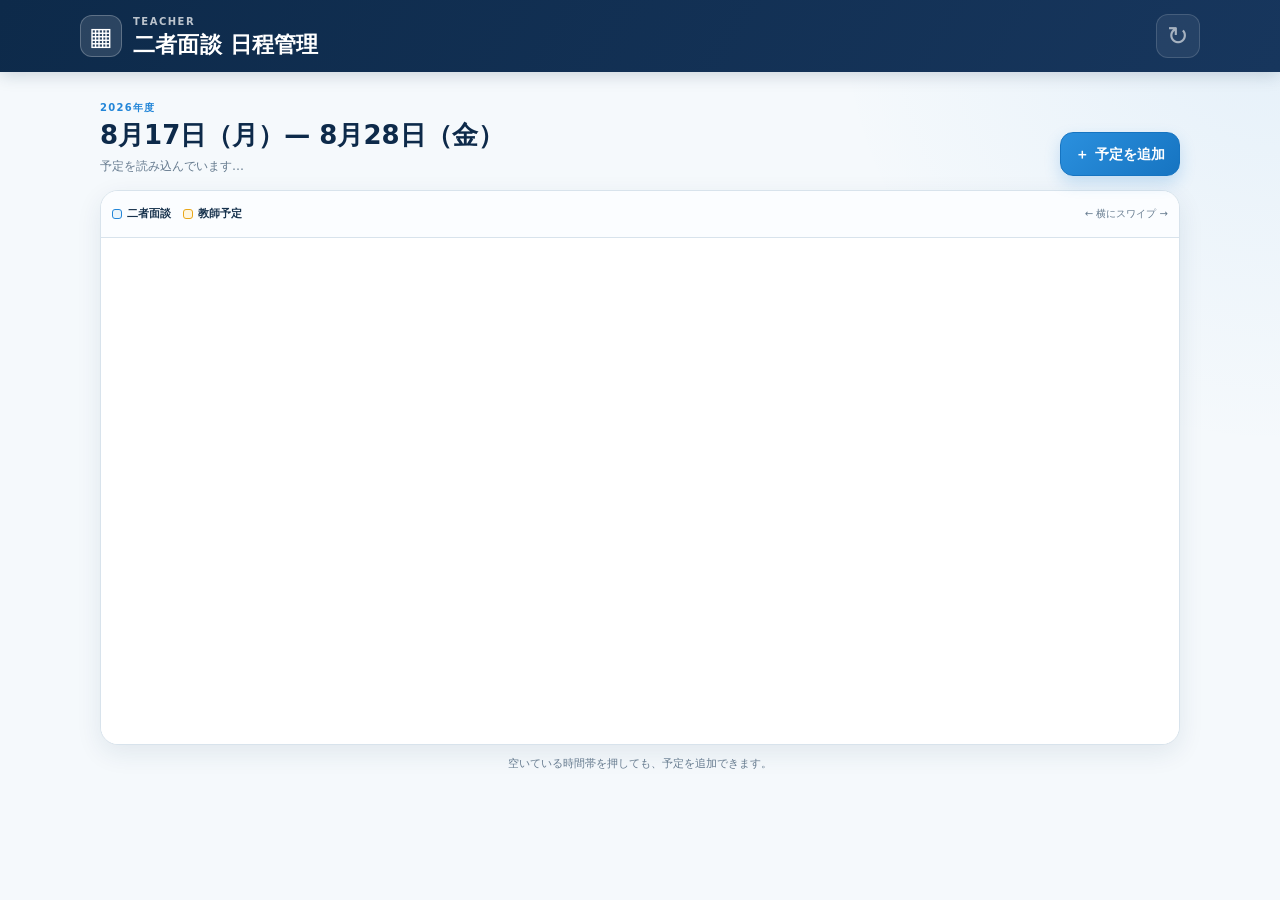
<file: admin-teacher-R8/index.html>
<!doctype html>
<html lang="ja">
<head>
  <meta charset="utf-8">
  <meta name="viewport" content="width=device-width, initial-scale=1, viewport-fit=cover">
  <meta name="theme-color" content="#17365d">
  <meta name="description" content="二者面談の日程を管理する教師用ページ">
  <title>二者面談 日程管理｜教師用</title>
  <link rel="stylesheet" href="styles.css?v=20260712-7">
</head>
<body data-page="teacher">
  <header class="app-header">
    <div class="brand">
      <span class="brand-icon" aria-hidden="true">▦</span>
      <div>
        <p class="eyebrow">TEACHER</p>
        <h1>二者面談 日程管理</h1>
      </div>
    </div>
    <button class="icon-button" id="refreshButton" type="button" aria-label="予定を更新" title="予定を更新">
      <span aria-hidden="true">↻</span>
    </button>
  </header>

  <main class="page-shell">
    <section class="intro-row" aria-labelledby="rangeTitle">
      <div>
        <p class="section-kicker">2026年度</p>
        <h2 id="rangeTitle">8月17日（月）— 8月28日（金）</h2>
        <p class="updated-text" id="updatedText">予定を読み込んでいます…</p>
      </div>
      <button class="primary-button compact" id="addButton" type="button">
        <span aria-hidden="true">＋</span>予定を追加
      </button>
    </section>

    <div class="setup-alert" id="setupAlert" hidden>
      <strong>初期設定が必要です</strong>
      <span>config.js にGASのウェブアプリURLを設定してください。現在は見本データを表示しています。</span>
    </div>

    <section class="calendar-card" aria-label="二者面談カレンダー">
      <div class="calendar-toolbar">
        <div class="legend" aria-label="予定の色分け">
          <span><i class="legend-dot interview"></i>二者面談</span>
          <span><i class="legend-dot teacher"></i>教師予定</span>
        </div>
        <p class="swipe-hint"><span aria-hidden="true">←</span> 横にスワイプ <span aria-hidden="true">→</span></p>
      </div>
      <div class="calendar-scroll" id="calendarScroll" tabindex="0" aria-label="横にスクロールできます">
        <div class="calendar-stage" id="calendarStage"></div>
      </div>
    </section>

    <p class="tap-help">空いている時間帯を押しても、予定を追加できます。</p>
  </main>

  <dialog class="event-dialog" id="eventDialog">
    <form method="dialog" id="eventForm" novalidate>
      <div class="dialog-header">
        <div>
          <p class="section-kicker">SCHEDULE</p>
          <h2 id="dialogTitle">予定を追加</h2>
        </div>
        <button class="close-button" type="button" id="closeDialog" aria-label="閉じる">×</button>
      </div>

      <input type="hidden" id="eventId">
      <fieldset class="type-switch">
        <legend>予定の種類</legend>
        <label><input type="radio" name="eventType" value="interview" checked><span>二者面談</span></label>
        <label><input type="radio" name="eventType" value="teacher"><span>教師予定</span></label>
      </fieldset>

      <div class="form-grid two-columns">
        <label class="field">日付
          <select id="eventDate" required></select>
        </label>
        <div class="time-fields">
          <label class="field">開始
            <select id="startTime" required></select>
          </label>
          <label class="field">終了
            <select id="endTime" required></select>
          </label>
        </div>
      </div>

      <label class="field" id="studentNameField">生徒名
        <input id="studentName" type="text" maxlength="40" autocomplete="off" placeholder="例：佐藤 花子">
      </label>
      <label class="field" id="teacherTitleField" hidden>予定名
        <input id="teacherTitle" type="text" maxlength="60" autocomplete="off" placeholder="例：職員会議、教材準備">
      </label>

      <p class="form-error" id="formError" role="alert"></p>
      <div class="dialog-actions">
        <button class="danger-button" id="deleteButton" type="button" hidden>削除</button>
        <span class="action-spacer"></span>
        <button class="secondary-button" id="cancelButton" type="button">キャンセル</button>
        <button class="primary-button" id="saveButton" type="submit">保存する</button>
      </div>
    </form>
  </dialog>

  <dialog class="password-dialog" id="passwordDialog">
    <form method="dialog" id="passwordForm">
      <p class="section-kicker">SECURITY</p>
      <h2>管理パスワード</h2>
      <p>予定を変更するための管理パスワードを入力してください。</p>
      <label class="field">パスワード
        <input id="teacherPassword" type="password" autocomplete="current-password" required>
      </label>
      <p class="form-error" id="passwordError" role="alert"></p>
      <div class="dialog-actions">
        <button class="secondary-button" id="passwordCancel" type="button">キャンセル</button>
        <button class="primary-button" type="submit">確認</button>
      </div>
    </form>
  </dialog>

  <div class="toast" id="toast" role="status" aria-live="polite"></div>
  <script src="config.js?v=20260712-3"></script>
  <script src="app.js?v=20260712-3"></script>
</body>
</html>
</file>
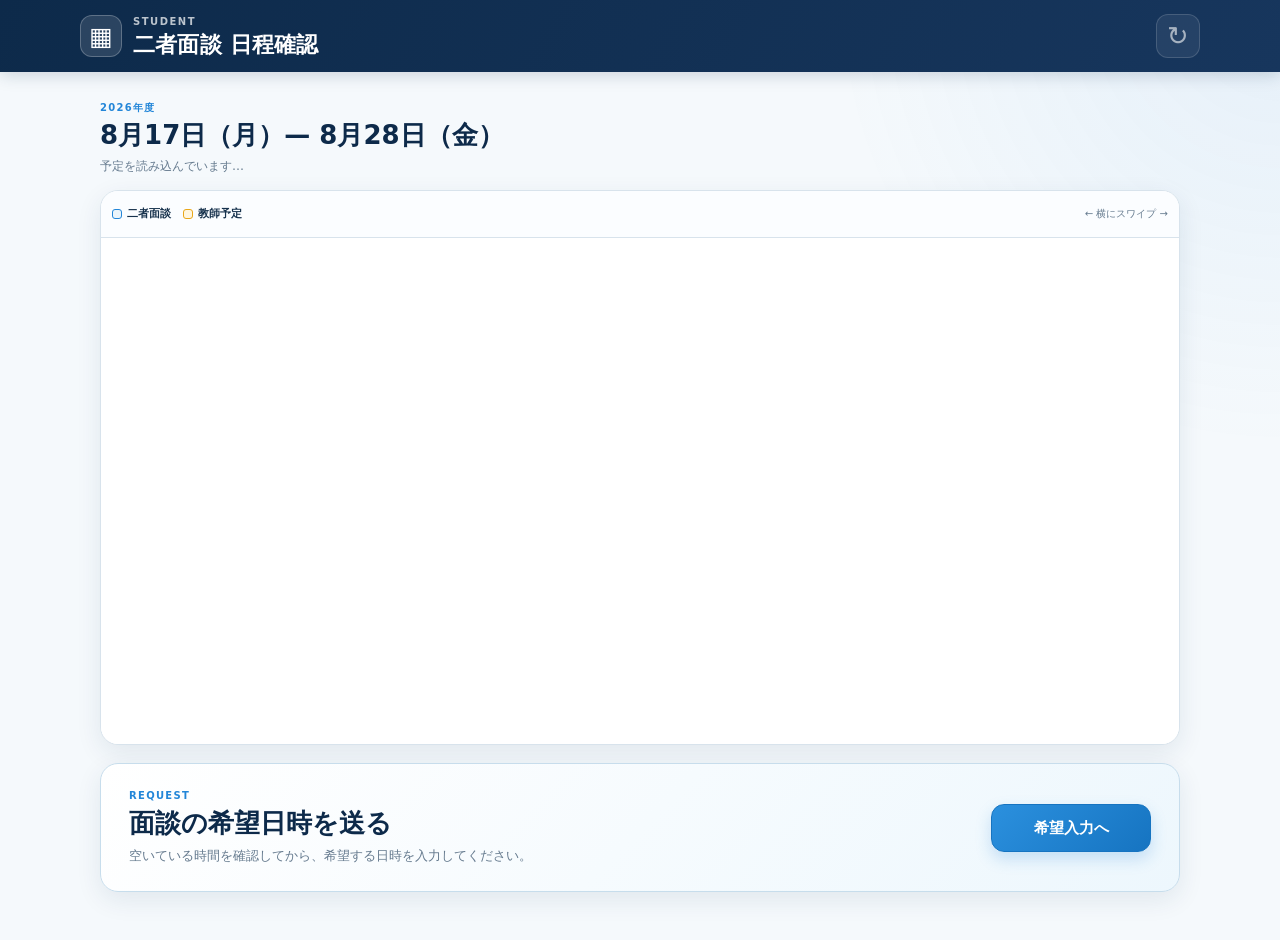
<file: student-site/index.html>
<!doctype html>
<html lang="ja">
<head>
  <meta charset="utf-8">
  <meta name="viewport" content="width=device-width, initial-scale=1, viewport-fit=cover">
  <meta name="theme-color" content="#17365d">
  <meta name="description" content="二者面談の日程を確認する生徒用ページ">
  <title>二者面談 日程確認</title>
  <link rel="stylesheet" href="styles.css?v=20260712-7">
</head>
<body data-page="student">
  <header class="app-header">
    <div class="brand">
      <span class="brand-icon" aria-hidden="true">▦</span>
      <div>
        <p class="eyebrow">STUDENT</p>
        <h1>二者面談 日程確認</h1>
      </div>
    </div>
    <button class="icon-button" id="refreshButton" type="button" aria-label="予定を更新" title="予定を更新"><span aria-hidden="true">↻</span></button>
  </header>

  <main class="page-shell">
    <section class="intro-row" aria-labelledby="rangeTitle">
      <div>
        <p class="section-kicker">2026年度</p>
        <h2 id="rangeTitle">8月17日（月）— 8月28日（金）</h2>
        <p class="updated-text" id="updatedText">予定を読み込んでいます…</p>
      </div>
    </section>

    <div class="setup-alert" id="setupAlert" hidden>
      <strong>見本表示です</strong>
      <span>管理者が接続設定を完了すると、最新の予定が表示されます。</span>
    </div>

    <section class="calendar-card" aria-label="二者面談カレンダー">
      <div class="calendar-toolbar">
        <div class="legend" aria-label="予定の色分け">
          <span><i class="legend-dot interview"></i>二者面談</span>
          <span><i class="legend-dot teacher"></i>教師予定</span>
        </div>
        <p class="swipe-hint"><span aria-hidden="true">←</span> 横にスワイプ <span aria-hidden="true">→</span></p>
      </div>
      <div class="calendar-scroll" id="calendarScroll" tabindex="0" aria-label="横にスクロールできます">
        <div class="calendar-stage" id="calendarStage"></div>
      </div>
    </section>

    <section class="request-cta">
      <div>
        <p class="section-kicker">REQUEST</p>
        <h2>面談の希望日時を送る</h2>
        <p>空いている時間を確認してから、希望する日時を入力してください。</p>
      </div>
      <a class="primary-button" href="request.html">希望入力へ</a>
    </section>
  </main>

  <div class="toast" id="toast" role="status" aria-live="polite"></div>
  <script src="config.js?v=20260712-3"></script>
  <script src="app.js?v=20260712-3"></script>
</body>
</html>
</file>
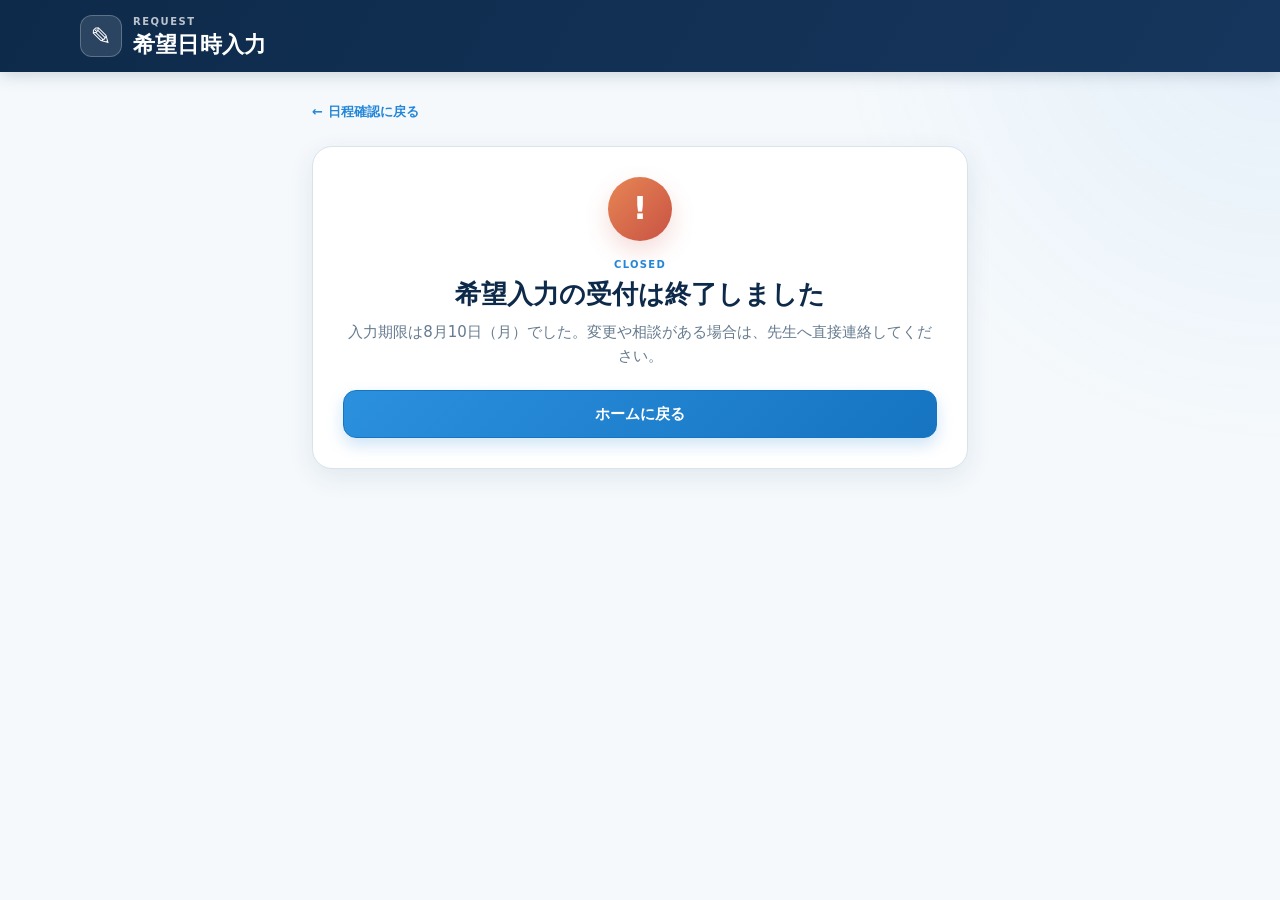
<file: student-site/request.html>
<!doctype html>
<html lang="ja">
<head>
  <meta charset="utf-8">
  <meta name="viewport" content="width=device-width, initial-scale=1, viewport-fit=cover">
  <meta name="theme-color" content="#17365d">
  <meta name="description" content="二者面談の希望日時入力フォーム">
  <title>希望日時入力｜二者面談</title>
  <link rel="stylesheet" href="styles.css?v=20260712-3">
</head>
<body data-page="request">
  <header class="app-header simple">
    <div class="brand">
      <span class="brand-icon" aria-hidden="true">✎</span>
      <div>
        <p class="eyebrow">REQUEST</p>
        <h1>希望日時入力</h1>
      </div>
    </div>
  </header>

  <main class="form-page-shell">
    <a class="back-link" href="index.html"><span aria-hidden="true">←</span> 日程確認に戻る</a>

    <section class="form-card" id="requestFormCard">
      <p class="section-kicker">INTERVIEW REQUEST</p>
      <h2>面談の希望を教えてください</h2>
      <p class="form-lead">面談は5分程度です。<br>夏休みの課題で終わっているものは回収します。持ってきてください。<br>候補を複数書いていただくと、日程を調整しやすくなります。</p>

      <form id="requestForm" novalidate>
        <label class="field">氏名 <span class="required-mark">必須</span>
          <input id="requestName" name="name" type="text" maxlength="50" autocomplete="name" placeholder="例：佐藤 花子" required>
        </label>
        <label class="field">希望日時 <span class="required-mark">必須</span>
          <textarea id="requestDates" name="preferredDates" rows="7" maxlength="800" placeholder="例：&#10;第1希望　8月18日（火）10:00〜&#10;第2希望　8月20日（木）13:30〜&#10;第3希望　8月21日（金）午前中" required></textarea>
        </label>
        <p class="privacy-note">入力内容は、面談の日程調整にのみ使用します。</p>
        <p class="form-error" id="requestError" role="alert"></p>
        <button class="primary-button full-width" id="submitRequest" type="submit">送信する</button>
      </form>
    </section>

    <section class="success-card" id="closedCard" hidden>
      <div class="success-icon closed" aria-hidden="true">!</div>
      <p class="section-kicker">CLOSED</p>
      <h2>希望入力の受付は終了しました</h2>
      <p>入力期限は8月10日（月）でした。変更や相談がある場合は、先生へ直接連絡してください。</p>
      <a class="primary-button full-width" href="index.html">ホームに戻る</a>
    </section>

    <section class="success-card" id="successCard" hidden>
      <div class="success-icon" aria-hidden="true">✓</div>
      <p class="section-kicker">COMPLETE</p>
      <h2>送信ありがとうございます！</h2>
      <p>希望日時を受け付けました。先生からの連絡をお待ちください。</p>
      <a class="primary-button full-width" href="index.html">ホームに戻る</a>
    </section>
  </main>

  <div class="toast" id="toast" role="status" aria-live="polite"></div>
  <script src="config.js?v=20260712-3"></script>
  <script src="app.js?v=20260712-3"></script>
</body>
</html>
</file>
<file: admin-teacher-R8/styles.css>
:root {
  --navy: #17365d;
  --navy-deep: #0d2a4a;
  --blue: #2386d8;
  --blue-soft: #eaf4fb;
  --blue-line: #8fc6ee;
  --amber: #e9a719;
  --amber-soft: #fff6df;
  --amber-line: #f2c768;
  --ink: #17324d;
  --muted: #667b8f;
  --line: #d8e3ec;
  --surface: #ffffff;
  --canvas: #f5f9fc;
  --past: #eef1f4;
  --danger: #c43c43;
  --minute-px: 1px;
  --calendar-minutes: 450;
  --time-width: 48px;
  --day-width: calc((100vw - 72px) / 5);
  --header-height: 56px;
  --shadow: 0 8px 26px rgba(23, 54, 93, 0.09);
}

* {
  box-sizing: border-box;
}

html {
  color-scheme: light;
  background: var(--canvas);
  -webkit-text-size-adjust: 100%;
}

body {
  min-width: 320px;
  margin: 0;
  color: var(--ink);
  background:
    radial-gradient(circle at 100% 0%, rgba(35, 134, 216, 0.08), transparent 28rem),
    var(--canvas);
  font-family: "Noto Sans JP", "Hiragino Sans", "Yu Gothic UI", "Yu Gothic", system-ui, sans-serif;
  font-size: 15px;
  line-height: 1.6;
}

button,
input,
select,
textarea {
  font: inherit;
}

button,
a {
  -webkit-tap-highlight-color: transparent;
}

button {
  color: inherit;
}

a {
  color: inherit;
}

[hidden] {
  display: none !important;
}

.app-header {
  position: sticky;
  z-index: 30;
  top: 0;
  display: flex;
  min-height: 72px;
  align-items: center;
  justify-content: space-between;
  gap: 12px;
  padding: max(10px, env(safe-area-inset-top)) 14px 10px;
  color: #fff;
  background: linear-gradient(120deg, var(--navy-deep), var(--navy));
  box-shadow: 0 3px 16px rgba(13, 42, 74, 0.18);
}

.app-header.simple {
  position: static;
}

.brand {
  display: flex;
  min-width: 0;
  align-items: center;
  gap: 11px;
}

.brand-icon {
  display: grid;
  width: 42px;
  height: 42px;
  flex: 0 0 42px;
  place-items: center;
  border: 1px solid rgba(255, 255, 255, 0.24);
  border-radius: 12px;
  background: rgba(255, 255, 255, 0.12);
  font-size: 25px;
  font-weight: 800;
  line-height: 1;
}

.eyebrow {
  margin: 0 0 1px;
  color: rgba(255, 255, 255, 0.72);
  font-size: 10px;
  font-weight: 800;
  letter-spacing: 0.15em;
}

.brand h1 {
  overflow: hidden;
  margin: 0;
  font-size: clamp(17px, 5vw, 22px);
  line-height: 1.25;
  letter-spacing: 0.01em;
  text-overflow: ellipsis;
  white-space: nowrap;
}

.icon-button,
.close-button {
  display: grid;
  min-width: 44px;
  height: 44px;
  cursor: pointer;
  place-items: center;
  border: 1px solid rgba(255, 255, 255, 0.25);
  border-radius: 12px;
  color: #fff;
  background: rgba(255, 255, 255, 0.11);
  font-size: 26px;
  line-height: 1;
  transition: transform 0.15s ease, background 0.15s ease;
}

.icon-button:active,
.close-button:active,
.primary-button:active,
.secondary-button:active,
.danger-button:active {
  transform: scale(0.98);
}

.icon-button.is-loading span {
  animation: spin 0.8s linear infinite;
}

.page-shell,
.form-page-shell {
  width: min(100%, 1120px);
  margin: 0 auto;
  padding: 20px 12px calc(34px + env(safe-area-inset-bottom));
}

.intro-row {
  display: flex;
  align-items: flex-end;
  justify-content: space-between;
  gap: 16px;
  margin-bottom: 14px;
}

.section-kicker {
  margin: 0 0 2px;
  color: var(--blue);
  font-size: 10px;
  font-weight: 900;
  letter-spacing: 0.13em;
}

.intro-row h2,
.form-card h2,
.success-card h2,
.request-cta h2,
.dialog-header h2,
.password-dialog h2 {
  margin: 0;
  color: var(--navy-deep);
  font-size: clamp(18px, 4.8vw, 26px);
  line-height: 1.35;
}

.updated-text {
  margin: 4px 0 0;
  color: var(--muted);
  font-size: 12px;
}

.primary-button,
.secondary-button,
.danger-button {
  display: inline-flex;
  min-height: 48px;
  align-items: center;
  justify-content: center;
  gap: 6px;
  cursor: pointer;
  border-radius: 13px;
  padding: 0 18px;
  font-weight: 800;
  line-height: 1.2;
  text-align: center;
  text-decoration: none;
  transition: transform 0.15s ease, box-shadow 0.15s ease, opacity 0.15s ease;
}

.primary-button {
  border: 1px solid #1674c1;
  color: #fff;
  background: linear-gradient(135deg, #2b90de, #1674c1);
  box-shadow: 0 7px 16px rgba(35, 134, 216, 0.22);
}

.primary-button.compact {
  min-height: 44px;
  flex: 0 0 auto;
  padding-inline: 14px;
  font-size: 14px;
}

.secondary-button {
  border: 1px solid var(--line);
  color: var(--navy);
  background: #fff;
}

.danger-button {
  border: 1px solid #efb5b8;
  color: var(--danger);
  background: #fff5f5;
}

button:disabled {
  cursor: wait;
  opacity: 0.62;
}

.setup-alert {
  display: grid;
  gap: 2px;
  margin: 0 0 12px;
  border: 1px solid #efd18c;
  border-radius: 13px;
  padding: 11px 13px;
  color: #715111;
  background: #fff9e9;
  font-size: 12px;
}

.setup-alert strong {
  font-size: 13px;
}

.calendar-card {
  overflow: hidden;
  border: 1px solid var(--line);
  border-radius: 18px;
  background: var(--surface);
  box-shadow: var(--shadow);
}

.calendar-toolbar {
  display: flex;
  min-height: 47px;
  align-items: center;
  justify-content: space-between;
  gap: 10px;
  border-bottom: 1px solid var(--line);
  padding: 8px 11px;
  background: #fbfdff;
}

.legend {
  display: flex;
  flex-wrap: wrap;
  gap: 8px 12px;
  font-size: 11px;
  font-weight: 700;
}

.legend span {
  display: inline-flex;
  align-items: center;
  gap: 5px;
}

.legend-dot {
  display: inline-block;
  width: 10px;
  height: 10px;
  border-radius: 3px;
}

.legend-dot.interview {
  border: 1px solid var(--blue);
  background: var(--blue-soft);
}

.legend-dot.teacher {
  border: 1px solid var(--amber);
  background: var(--amber-soft);
}

.swipe-hint {
  margin: 0;
  color: var(--muted);
  font-size: 10px;
  white-space: nowrap;
}

.calendar-scroll {
  overflow: auto;
  max-height: min(63vh, 670px);
  overscroll-behavior: contain;
  scroll-behavior: smooth;
  scrollbar-color: #aac3d7 transparent;
  scrollbar-width: thin;
}

.calendar-scroll:focus-visible {
  outline: 3px solid rgba(35, 134, 216, 0.35);
  outline-offset: -3px;
}

.calendar-stage {
  position: relative;
  width: calc(var(--time-width) + (var(--day-width) * 10));
  min-width: 100%;
  height: calc(var(--header-height) + (var(--calendar-minutes) * var(--minute-px)));
  background: #fff;
}

.date-header {
  position: sticky;
  z-index: 12;
  top: 0;
  display: grid;
  height: var(--header-height);
  grid-template-columns: var(--time-width) repeat(10, var(--day-width));
  border-bottom: 1px solid #bfd1df;
  background: rgba(246, 251, 255, 0.97);
  backdrop-filter: blur(8px);
}

.date-header-spacer {
  position: sticky;
  z-index: 14;
  left: 0;
  border-right: 1px solid var(--line);
  background: #f2f8fc;
}

.date-cell {
  display: grid;
  align-content: center;
  justify-items: center;
  border-right: 1px solid var(--line);
  padding: 3px 1px;
  color: var(--navy);
  line-height: 1.15;
  text-align: center;
}

.date-cell .month-day {
  font-size: clamp(11px, 3.1vw, 15px);
  font-weight: 900;
}

.date-cell .weekday {
  margin-top: 3px;
  color: var(--muted);
  font-size: 9px;
  font-weight: 700;
}

.date-cell.past {
  color: #71808e;
  background: #e9edf1;
}

.date-cell.past .weekday {
  color: #87939e;
}

.date-cell.today {
  color: #fff;
  background: var(--blue);
}

.date-cell.today .weekday {
  color: rgba(255, 255, 255, 0.8);
}

.time-axis {
  position: sticky;
  z-index: 10;
  left: 0;
  width: var(--time-width);
  height: calc(var(--calendar-minutes) * var(--minute-px));
  border-right: 1px solid #bfd1df;
  background: #f8fbfd;
}

.time-label {
  position: absolute;
  right: 6px;
  translate: 0 -50%;
  color: var(--navy);
  font-size: 10px;
  font-weight: 800;
  font-variant-numeric: tabular-nums;
}

.time-label.first {
  translate: 0 0;
}

.time-label.last {
  translate: 0 -100%;
}

.days-layer {
  position: absolute;
  top: var(--header-height);
  left: var(--time-width);
  display: grid;
  width: calc(var(--day-width) * 10);
  height: calc(var(--calendar-minutes) * var(--minute-px));
  grid-template-columns: repeat(10, var(--day-width));
}

.day-column {
  position: relative;
  min-width: 0;
  cursor: crosshair;
  border-right: 1px solid var(--line);
  background:
    repeating-linear-gradient(
      to bottom,
      transparent 0,
      transparent calc(30 * var(--minute-px) - 1px),
      #edf3f7 calc(30 * var(--minute-px) - 1px),
      #edf3f7 calc(30 * var(--minute-px))
    ),
    repeating-linear-gradient(
      to bottom,
      transparent 0,
      transparent calc(60 * var(--minute-px) - 1px),
      #cad8e3 calc(60 * var(--minute-px) - 1px),
      #cad8e3 calc(60 * var(--minute-px))
    );
}

body[data-page="student"] .day-column {
  cursor: default;
}

.day-column.past {
  background-color: rgba(226, 231, 235, 0.76);
  filter: saturate(0.55);
}

.event-card {
  position: absolute;
  z-index: 2;
  right: 2px;
  left: 2px;
  overflow: hidden;
  min-height: 18px;
  cursor: pointer;
  border: 1px solid;
  border-left-width: 3px;
  border-radius: 5px;
  padding: 2px 3px;
  font-size: clamp(7px, 2.15vw, 11px);
  line-height: 1.17;
  text-align: left;
  box-shadow: 0 2px 6px rgba(23, 54, 93, 0.08);
  animation: card-in 0.16s ease-out both;
}

body[data-page="student"] .event-card {
  cursor: default;
}

.event-card.interview {
  border-color: var(--blue-line);
  border-left-color: var(--blue);
  color: #075697;
  background: linear-gradient(135deg, #f3faff, var(--blue-soft));
}

.event-card.teacher {
  border-color: var(--amber-line);
  border-left-color: var(--amber);
  color: #815500;
  background: linear-gradient(135deg, #fffaf0, var(--amber-soft));
}

.event-time {
  display: none;
}

.event-title {
  display: -webkit-box;
  overflow: hidden;
  font-weight: 800;
  overflow-wrap: anywhere;
  white-space: normal;
  -webkit-box-orient: vertical;
  -webkit-line-clamp: 2;
}

.tap-help {
  margin: 10px 2px 0;
  color: var(--muted);
  font-size: 11px;
  text-align: center;
}

.request-cta {
  display: grid;
  gap: 15px;
  margin-top: 18px;
  border: 1px solid #c7ddec;
  border-radius: 18px;
  padding: 20px;
  background: linear-gradient(135deg, #fff, #edf7fd);
  box-shadow: var(--shadow);
}

.request-cta p:not(.section-kicker) {
  margin: 5px 0 0;
  color: var(--muted);
  font-size: 13px;
}

.request-cta .primary-button {
  width: 100%;
}

.event-dialog,
.password-dialog {
  width: min(calc(100% - 24px), 620px);
  max-height: calc(100dvh - 24px);
  overflow: auto;
  border: 0;
  border-radius: 20px;
  padding: 0;
  color: var(--ink);
  background: #fff;
  box-shadow: 0 24px 80px rgba(13, 42, 74, 0.28);
}

.password-dialog {
  width: min(calc(100% - 24px), 440px);
}

.event-dialog::backdrop,
.password-dialog::backdrop {
  background: rgba(9, 30, 50, 0.56);
  backdrop-filter: blur(3px);
}

.event-dialog form,
.password-dialog form {
  padding: 20px;
}

.dialog-header {
  display: flex;
  align-items: flex-start;
  justify-content: space-between;
  gap: 14px;
  margin-bottom: 18px;
}

.close-button {
  flex: 0 0 44px;
  border-color: var(--line);
  color: var(--muted);
  background: #f5f8fa;
}

.type-switch {
  display: grid;
  grid-template-columns: 1fr 1fr;
  gap: 8px;
  margin: 0 0 16px;
  border: 0;
  padding: 0;
}

.type-switch legend {
  margin-bottom: 6px;
  font-size: 13px;
  font-weight: 800;
}

.type-switch label {
  cursor: pointer;
}

.type-switch input {
  position: absolute;
  opacity: 0;
  pointer-events: none;
}

.type-switch span {
  display: grid;
  min-height: 46px;
  place-items: center;
  border: 1px solid var(--line);
  border-radius: 12px;
  color: var(--muted);
  background: #fff;
  font-weight: 800;
}

.type-switch input[value="interview"]:checked + span {
  border-color: var(--blue);
  color: #075697;
  background: var(--blue-soft);
  box-shadow: 0 0 0 2px rgba(35, 134, 216, 0.12);
}

.type-switch input[value="teacher"]:checked + span {
  border-color: var(--amber);
  color: #815500;
  background: var(--amber-soft);
  box-shadow: 0 0 0 2px rgba(233, 167, 25, 0.12);
}

.form-grid {
  display: grid;
  gap: 13px;
}

.time-fields {
  display: grid;
  grid-template-columns: 1fr 1fr;
  gap: 9px;
}

.field {
  display: grid;
  gap: 6px;
  margin-bottom: 14px;
  color: var(--navy);
  font-size: 13px;
  font-weight: 800;
}

.field input,
.field select,
.field textarea {
  width: 100%;
  border: 1px solid #bfceda;
  border-radius: 11px;
  outline: 0;
  padding: 11px 12px;
  color: var(--ink);
  background: #fff;
  font-size: 16px;
  font-weight: 500;
  transition: border 0.15s ease, box-shadow 0.15s ease;
}

.field select {
  min-height: 47px;
}

.field textarea {
  min-height: 154px;
  resize: vertical;
  line-height: 1.7;
}

.field input:focus,
.field select:focus,
.field textarea:focus {
  border-color: var(--blue);
  box-shadow: 0 0 0 3px rgba(35, 134, 216, 0.14);
}

.form-error {
  min-height: 1.5em;
  margin: 0;
  color: var(--danger);
  font-size: 12px;
  font-weight: 700;
}

.dialog-actions {
  display: flex;
  flex-wrap: wrap;
  align-items: center;
  gap: 8px;
  margin-top: 10px;
}

.action-spacer {
  flex: 1 1 auto;
}

.form-page-shell {
  width: min(100%, 680px);
  padding-top: 18px;
}

.back-link {
  display: inline-flex;
  min-height: 44px;
  align-items: center;
  gap: 5px;
  margin-bottom: 12px;
  color: var(--blue);
  font-size: 13px;
  font-weight: 800;
  text-decoration: none;
}

.form-card,
.success-card {
  border: 1px solid var(--line);
  border-radius: 20px;
  padding: 22px 18px;
  background: #fff;
  box-shadow: var(--shadow);
}

.form-card .section-kicker,
.success-card .section-kicker {
  margin-bottom: 4px;
}

.form-lead,
.success-card > p:not(.section-kicker) {
  margin: 8px 0 22px;
  color: var(--muted);
}

.form-card form {
  margin-top: 20px;
}

.required-mark {
  display: inline-block;
  margin-left: 5px;
  border-radius: 99px;
  padding: 1px 7px;
  color: #fff;
  background: var(--danger);
  font-size: 10px;
  vertical-align: 1px;
}

.privacy-note {
  margin: -2px 0 12px;
  color: var(--muted);
  font-size: 11px;
}

.full-width {
  width: 100%;
}

.success-card {
  padding-block: 40px;
  text-align: center;
}

.success-icon {
  display: grid;
  width: 64px;
  height: 64px;
  margin: 0 auto 16px;
  place-items: center;
  border-radius: 50%;
  color: #fff;
  background: linear-gradient(135deg, #37a778, #19895c);
  box-shadow: 0 10px 24px rgba(25, 137, 92, 0.2);
  font-size: 32px;
  font-weight: 900;
}

.toast {
  position: fixed;
  z-index: 100;
  right: 14px;
  bottom: calc(16px + env(safe-area-inset-bottom));
  left: 14px;
  max-width: 480px;
  margin: auto;
  translate: 0 24px;
  border-radius: 12px;
  padding: 12px 15px;
  color: #fff;
  background: var(--navy-deep);
  box-shadow: 0 12px 30px rgba(9, 30, 50, 0.24);
  font-size: 13px;
  font-weight: 700;
  opacity: 0;
  pointer-events: none;
  transition: opacity 0.2s ease, translate 0.2s ease;
}

.toast.show {
  translate: 0 0;
  opacity: 1;
}

@keyframes spin {
  to { transform: rotate(1turn); }
}

@keyframes card-in {
  from { opacity: 0; transform: translateY(2px); }
  to { opacity: 1; transform: translateY(0); }
}

@media (min-width: 720px) {
  :root {
    --time-width: 62px;
    --day-width: 150px;
  }

  .app-header {
    padding-inline: max(24px, calc((100vw - 1120px) / 2));
  }

  .page-shell {
    padding: 28px 20px 48px;
  }

  .calendar-scroll {
    max-height: min(68vh, 710px);
  }

  .request-cta {
    grid-template-columns: 1fr auto;
    align-items: center;
    padding: 24px 28px;
  }

  .request-cta .primary-button {
    width: auto;
    min-width: 160px;
  }

  .two-columns {
    grid-template-columns: 1.1fr 1fr;
    align-items: start;
  }

  .event-card {
    right: 4px;
    left: 4px;
    border-radius: 7px;
    padding: 3px 6px;
  }

  .form-card,
  .success-card {
    padding: 30px;
  }
}

@media (max-width: 390px) {
  .brand-icon {
    width: 38px;
    height: 38px;
    flex-basis: 38px;
  }

  .primary-button.compact {
    padding-inline: 11px;
  }

  .primary-button.compact span {
    display: none;
  }

  .intro-row h2 {
    font-size: 16px;
  }
}

@media (prefers-reduced-motion: reduce) {
  *,
  *::before,
  *::after {
    scroll-behavior: auto !important;
    animation-duration: 0.01ms !important;
    transition-duration: 0.01ms !important;
  }
}
</file>
<file: student-site/styles.css>
:root {
  --navy: #17365d;
  --navy-deep: #0d2a4a;
  --blue: #2386d8;
  --blue-soft: #eaf4fb;
  --blue-line: #8fc6ee;
  --amber: #e9a719;
  --amber-soft: #fff6df;
  --amber-line: #f2c768;
  --ink: #17324d;
  --muted: #667b8f;
  --line: #d8e3ec;
  --surface: #ffffff;
  --canvas: #f5f9fc;
  --past: #eef1f4;
  --danger: #c43c43;
  --minute-px: 1px;
  --calendar-minutes: 450;
  --time-width: 48px;
  --day-width: calc((100vw - 72px) / 5);
  --header-height: 56px;
  --shadow: 0 8px 26px rgba(23, 54, 93, 0.09);
}

* {
  box-sizing: border-box;
}

html {
  color-scheme: light;
  background: var(--canvas);
  -webkit-text-size-adjust: 100%;
}

body {
  min-width: 320px;
  margin: 0;
  color: var(--ink);
  background:
    radial-gradient(circle at 100% 0%, rgba(35, 134, 216, 0.08), transparent 28rem),
    var(--canvas);
  font-family: "Noto Sans JP", "Hiragino Sans", "Yu Gothic UI", "Yu Gothic", system-ui, sans-serif;
  font-size: 15px;
  line-height: 1.6;
}

button,
input,
select,
textarea {
  font: inherit;
}

button,
a {
  -webkit-tap-highlight-color: transparent;
}

button {
  color: inherit;
}

a {
  color: inherit;
}

[hidden] {
  display: none !important;
}

.app-header {
  position: sticky;
  z-index: 30;
  top: 0;
  display: flex;
  min-height: 72px;
  align-items: center;
  justify-content: space-between;
  gap: 12px;
  padding: max(10px, env(safe-area-inset-top)) 14px 10px;
  color: #fff;
  background: linear-gradient(120deg, var(--navy-deep), var(--navy));
  box-shadow: 0 3px 16px rgba(13, 42, 74, 0.18);
}

.app-header.simple {
  position: static;
}

.brand {
  display: flex;
  min-width: 0;
  align-items: center;
  gap: 11px;
}

.brand-icon {
  display: grid;
  width: 42px;
  height: 42px;
  flex: 0 0 42px;
  place-items: center;
  border: 1px solid rgba(255, 255, 255, 0.24);
  border-radius: 12px;
  background: rgba(255, 255, 255, 0.12);
  font-size: 25px;
  font-weight: 800;
  line-height: 1;
}

.eyebrow {
  margin: 0 0 1px;
  color: rgba(255, 255, 255, 0.72);
  font-size: 10px;
  font-weight: 800;
  letter-spacing: 0.15em;
}

.brand h1 {
  overflow: hidden;
  margin: 0;
  font-size: clamp(17px, 5vw, 22px);
  line-height: 1.25;
  letter-spacing: 0.01em;
  text-overflow: ellipsis;
  white-space: nowrap;
}

.icon-button,
.close-button {
  display: grid;
  min-width: 44px;
  height: 44px;
  cursor: pointer;
  place-items: center;
  border: 1px solid rgba(255, 255, 255, 0.25);
  border-radius: 12px;
  color: #fff;
  background: rgba(255, 255, 255, 0.11);
  font-size: 26px;
  line-height: 1;
  transition: transform 0.15s ease, background 0.15s ease;
}

.icon-button:active,
.close-button:active,
.primary-button:active,
.secondary-button:active,
.danger-button:active {
  transform: scale(0.98);
}

.icon-button.is-loading span {
  animation: spin 0.8s linear infinite;
}

.page-shell,
.form-page-shell {
  width: min(100%, 1120px);
  margin: 0 auto;
  padding: 20px 12px calc(34px + env(safe-area-inset-bottom));
}

.intro-row {
  display: flex;
  align-items: flex-end;
  justify-content: space-between;
  gap: 16px;
  margin-bottom: 14px;
}

.section-kicker {
  margin: 0 0 2px;
  color: var(--blue);
  font-size: 10px;
  font-weight: 900;
  letter-spacing: 0.13em;
}

.intro-row h2,
.form-card h2,
.success-card h2,
.request-cta h2,
.dialog-header h2,
.password-dialog h2 {
  margin: 0;
  color: var(--navy-deep);
  font-size: clamp(18px, 4.8vw, 26px);
  line-height: 1.35;
}

.updated-text {
  margin: 4px 0 0;
  color: var(--muted);
  font-size: 12px;
}

.primary-button,
.secondary-button,
.danger-button {
  display: inline-flex;
  min-height: 48px;
  align-items: center;
  justify-content: center;
  gap: 6px;
  cursor: pointer;
  border-radius: 13px;
  padding: 0 18px;
  font-weight: 800;
  line-height: 1.2;
  text-align: center;
  text-decoration: none;
  transition: transform 0.15s ease, box-shadow 0.15s ease, opacity 0.15s ease;
}

.primary-button {
  border: 1px solid #1674c1;
  color: #fff;
  background: linear-gradient(135deg, #2b90de, #1674c1);
  box-shadow: 0 7px 16px rgba(35, 134, 216, 0.22);
}

.primary-button.compact {
  min-height: 44px;
  flex: 0 0 auto;
  padding-inline: 14px;
  font-size: 14px;
}

.secondary-button {
  border: 1px solid var(--line);
  color: var(--navy);
  background: #fff;
}

.danger-button {
  border: 1px solid #efb5b8;
  color: var(--danger);
  background: #fff5f5;
}

button:disabled {
  cursor: wait;
  opacity: 0.62;
}

.setup-alert {
  display: grid;
  gap: 2px;
  margin: 0 0 12px;
  border: 1px solid #efd18c;
  border-radius: 13px;
  padding: 11px 13px;
  color: #715111;
  background: #fff9e9;
  font-size: 12px;
}

.setup-alert strong {
  font-size: 13px;
}

.calendar-card {
  overflow: hidden;
  border: 1px solid var(--line);
  border-radius: 18px;
  background: var(--surface);
  box-shadow: var(--shadow);
}

.calendar-toolbar {
  display: flex;
  min-height: 47px;
  align-items: center;
  justify-content: space-between;
  gap: 10px;
  border-bottom: 1px solid var(--line);
  padding: 8px 11px;
  background: #fbfdff;
}

.legend {
  display: flex;
  flex-wrap: wrap;
  gap: 8px 12px;
  font-size: 11px;
  font-weight: 700;
}

.legend span {
  display: inline-flex;
  align-items: center;
  gap: 5px;
}

.legend-dot {
  display: inline-block;
  width: 10px;
  height: 10px;
  border-radius: 3px;
}

.legend-dot.interview {
  border: 1px solid var(--blue);
  background: var(--blue-soft);
}

.legend-dot.teacher {
  border: 1px solid var(--amber);
  background: var(--amber-soft);
}

.swipe-hint {
  margin: 0;
  color: var(--muted);
  font-size: 10px;
  white-space: nowrap;
}

.calendar-scroll {
  overflow: auto;
  max-height: min(63vh, 670px);
  overscroll-behavior: contain;
  scroll-behavior: smooth;
  scrollbar-color: #aac3d7 transparent;
  scrollbar-width: thin;
}

.calendar-scroll:focus-visible {
  outline: 3px solid rgba(35, 134, 216, 0.35);
  outline-offset: -3px;
}

.calendar-stage {
  position: relative;
  width: calc(var(--time-width) + (var(--day-width) * 10));
  min-width: 100%;
  height: calc(var(--header-height) + (var(--calendar-minutes) * var(--minute-px)));
  background: #fff;
}

.date-header {
  position: sticky;
  z-index: 12;
  top: 0;
  display: grid;
  height: var(--header-height);
  grid-template-columns: var(--time-width) repeat(10, var(--day-width));
  border-bottom: 1px solid #bfd1df;
  background: rgba(246, 251, 255, 0.97);
  backdrop-filter: blur(8px);
}

.date-header-spacer {
  position: sticky;
  z-index: 14;
  left: 0;
  border-right: 1px solid var(--line);
  background: #f2f8fc;
}

.date-cell {
  display: grid;
  align-content: center;
  justify-items: center;
  border-right: 1px solid var(--line);
  padding: 3px 1px;
  color: var(--navy);
  line-height: 1.15;
  text-align: center;
}

.date-cell .month-day {
  font-size: clamp(11px, 3.1vw, 15px);
  font-weight: 900;
}

.date-cell .weekday {
  margin-top: 3px;
  color: var(--muted);
  font-size: 9px;
  font-weight: 700;
}

.date-cell.past {
  color: #71808e;
  background: #e9edf1;
}

.date-cell.past .weekday {
  color: #87939e;
}

.date-cell.today {
  color: #fff;
  background: var(--blue);
}

.date-cell.today .weekday {
  color: rgba(255, 255, 255, 0.8);
}

.time-axis {
  position: sticky;
  z-index: 10;
  left: 0;
  width: var(--time-width);
  height: calc(var(--calendar-minutes) * var(--minute-px));
  border-right: 1px solid #bfd1df;
  background: #f8fbfd;
}

.time-label {
  position: absolute;
  right: 6px;
  translate: 0 -50%;
  color: var(--navy);
  font-size: 10px;
  font-weight: 800;
  font-variant-numeric: tabular-nums;
}

.time-label.first {
  translate: 0 0;
}

.time-label.last {
  translate: 0 -100%;
}

.days-layer {
  position: absolute;
  top: var(--header-height);
  left: var(--time-width);
  display: grid;
  width: calc(var(--day-width) * 10);
  height: calc(var(--calendar-minutes) * var(--minute-px));
  grid-template-columns: repeat(10, var(--day-width));
}

.day-column {
  position: relative;
  min-width: 0;
  cursor: crosshair;
  border-right: 1px solid var(--line);
  background:
    repeating-linear-gradient(
      to bottom,
      transparent 0,
      transparent calc(30 * var(--minute-px) - 1px),
      #edf3f7 calc(30 * var(--minute-px) - 1px),
      #edf3f7 calc(30 * var(--minute-px))
    ),
    repeating-linear-gradient(
      to bottom,
      transparent 0,
      transparent calc(60 * var(--minute-px) - 1px),
      #cad8e3 calc(60 * var(--minute-px) - 1px),
      #cad8e3 calc(60 * var(--minute-px))
    );
}

body[data-page="student"] .day-column {
  cursor: default;
}

.day-column.past {
  background-color: rgba(226, 231, 235, 0.76);
  filter: saturate(0.55);
}

.event-card {
  position: absolute;
  z-index: 2;
  right: 2px;
  left: 2px;
  overflow: hidden;
  min-height: 18px;
  cursor: pointer;
  border: 1px solid;
  border-left-width: 3px;
  border-radius: 5px;
  padding: 2px 3px;
  font-size: clamp(7px, 2.15vw, 11px);
  line-height: 1.17;
  text-align: left;
  box-shadow: 0 2px 6px rgba(23, 54, 93, 0.08);
  animation: card-in 0.16s ease-out both;
}

body[data-page="student"] .event-card {
  cursor: default;
}

.event-card.interview {
  border-color: var(--blue-line);
  border-left-color: var(--blue);
  color: #075697;
  background: linear-gradient(135deg, #f3faff, var(--blue-soft));
}

.event-card.teacher {
  border-color: var(--amber-line);
  border-left-color: var(--amber);
  color: #815500;
  background: linear-gradient(135deg, #fffaf0, var(--amber-soft));
}

.event-time {
  display: none;
}

.event-title {
  display: -webkit-box;
  overflow: hidden;
  font-weight: 800;
  overflow-wrap: anywhere;
  white-space: normal;
  -webkit-box-orient: vertical;
  -webkit-line-clamp: 2;
}

.tap-help {
  margin: 10px 2px 0;
  color: var(--muted);
  font-size: 11px;
  text-align: center;
}

.request-cta {
  display: grid;
  gap: 15px;
  margin-top: 18px;
  border: 1px solid #c7ddec;
  border-radius: 18px;
  padding: 20px;
  background: linear-gradient(135deg, #fff, #edf7fd);
  box-shadow: var(--shadow);
}

.request-cta p:not(.section-kicker) {
  margin: 5px 0 0;
  color: var(--muted);
  font-size: 13px;
}

.request-cta .primary-button {
  width: 100%;
}

.event-dialog,
.password-dialog {
  width: min(calc(100% - 24px), 620px);
  max-height: calc(100dvh - 24px);
  overflow: auto;
  border: 0;
  border-radius: 20px;
  padding: 0;
  color: var(--ink);
  background: #fff;
  box-shadow: 0 24px 80px rgba(13, 42, 74, 0.28);
}

.password-dialog {
  width: min(calc(100% - 24px), 440px);
}

.event-dialog::backdrop,
.password-dialog::backdrop {
  background: rgba(9, 30, 50, 0.56);
  backdrop-filter: blur(3px);
}

.event-dialog form,
.password-dialog form {
  padding: 20px;
}

.dialog-header {
  display: flex;
  align-items: flex-start;
  justify-content: space-between;
  gap: 14px;
  margin-bottom: 18px;
}

.close-button {
  flex: 0 0 44px;
  border-color: var(--line);
  color: var(--muted);
  background: #f5f8fa;
}

.type-switch {
  display: grid;
  grid-template-columns: 1fr 1fr;
  gap: 8px;
  margin: 0 0 16px;
  border: 0;
  padding: 0;
}

.type-switch legend {
  margin-bottom: 6px;
  font-size: 13px;
  font-weight: 800;
}

.type-switch label {
  cursor: pointer;
}

.type-switch input {
  position: absolute;
  opacity: 0;
  pointer-events: none;
}

.type-switch span {
  display: grid;
  min-height: 46px;
  place-items: center;
  border: 1px solid var(--line);
  border-radius: 12px;
  color: var(--muted);
  background: #fff;
  font-weight: 800;
}

.type-switch input[value="interview"]:checked + span {
  border-color: var(--blue);
  color: #075697;
  background: var(--blue-soft);
  box-shadow: 0 0 0 2px rgba(35, 134, 216, 0.12);
}

.type-switch input[value="teacher"]:checked + span {
  border-color: var(--amber);
  color: #815500;
  background: var(--amber-soft);
  box-shadow: 0 0 0 2px rgba(233, 167, 25, 0.12);
}

.form-grid {
  display: grid;
  gap: 13px;
}

.time-fields {
  display: grid;
  grid-template-columns: 1fr 1fr;
  gap: 9px;
}

.field {
  display: grid;
  gap: 6px;
  margin-bottom: 14px;
  color: var(--navy);
  font-size: 13px;
  font-weight: 800;
}

.field input,
.field select,
.field textarea {
  width: 100%;
  border: 1px solid #bfceda;
  border-radius: 11px;
  outline: 0;
  padding: 11px 12px;
  color: var(--ink);
  background: #fff;
  font-size: 16px;
  font-weight: 500;
  transition: border 0.15s ease, box-shadow 0.15s ease;
}

.field select {
  min-height: 47px;
}

.field textarea {
  min-height: 154px;
  resize: vertical;
  line-height: 1.7;
}

.field input:focus,
.field select:focus,
.field textarea:focus {
  border-color: var(--blue);
  box-shadow: 0 0 0 3px rgba(35, 134, 216, 0.14);
}

.form-error {
  min-height: 1.5em;
  margin: 0;
  color: var(--danger);
  font-size: 12px;
  font-weight: 700;
}

.dialog-actions {
  display: flex;
  flex-wrap: wrap;
  align-items: center;
  gap: 8px;
  margin-top: 10px;
}

.action-spacer {
  flex: 1 1 auto;
}

.form-page-shell {
  width: min(100%, 680px);
  padding-top: 18px;
}

.back-link {
  display: inline-flex;
  min-height: 44px;
  align-items: center;
  gap: 5px;
  margin-bottom: 12px;
  color: var(--blue);
  font-size: 13px;
  font-weight: 800;
  text-decoration: none;
}

.form-card,
.success-card {
  border: 1px solid var(--line);
  border-radius: 20px;
  padding: 22px 18px;
  background: #fff;
  box-shadow: var(--shadow);
}

.form-card .section-kicker,
.success-card .section-kicker {
  margin-bottom: 4px;
}

.form-lead,
.success-card > p:not(.section-kicker) {
  margin: 8px 0 22px;
  color: var(--muted);
}

.deadline-badge {
  display: inline-flex;
  margin: 12px 0 0;
  border: 1px solid #e6b5b8;
  border-radius: 999px;
  padding: 5px 11px;
  color: #a52f36;
  background: #fff4f4;
  font-size: 12px;
  font-weight: 900;
}

.form-card form {
  margin-top: 20px;
}

.required-mark {
  display: inline-block;
  margin-left: 5px;
  border-radius: 99px;
  padding: 1px 7px;
  color: #fff;
  background: var(--danger);
  font-size: 10px;
  vertical-align: 1px;
}

.privacy-note {
  margin: -2px 0 12px;
  color: var(--muted);
  font-size: 11px;
}

.full-width {
  width: 100%;
}

.success-card {
  padding-block: 40px;
  text-align: center;
}

.success-icon {
  display: grid;
  width: 64px;
  height: 64px;
  margin: 0 auto 16px;
  place-items: center;
  border-radius: 50%;
  color: #fff;
  background: linear-gradient(135deg, #37a778, #19895c);
  box-shadow: 0 10px 24px rgba(25, 137, 92, 0.2);
  font-size: 32px;
  font-weight: 900;
}

.success-icon.closed {
  background: linear-gradient(135deg, #e78655, #c85243);
  box-shadow: 0 10px 24px rgba(200, 82, 67, 0.2);
}

.toast {
  position: fixed;
  z-index: 100;
  right: 14px;
  bottom: calc(16px + env(safe-area-inset-bottom));
  left: 14px;
  max-width: 480px;
  margin: auto;
  translate: 0 24px;
  border-radius: 12px;
  padding: 12px 15px;
  color: #fff;
  background: var(--navy-deep);
  box-shadow: 0 12px 30px rgba(9, 30, 50, 0.24);
  font-size: 13px;
  font-weight: 700;
  opacity: 0;
  pointer-events: none;
  transition: opacity 0.2s ease, translate 0.2s ease;
}

.toast.show {
  translate: 0 0;
  opacity: 1;
}

@keyframes spin {
  to { transform: rotate(1turn); }
}

@keyframes card-in {
  from { opacity: 0; transform: translateY(2px); }
  to { opacity: 1; transform: translateY(0); }
}

@media (min-width: 720px) {
  :root {
    --time-width: 62px;
    --day-width: 150px;
  }

  .app-header {
    padding-inline: max(24px, calc((100vw - 1120px) / 2));
  }

  .page-shell {
    padding: 28px 20px 48px;
  }

  .calendar-scroll {
    max-height: min(68vh, 710px);
  }

  .request-cta {
    grid-template-columns: 1fr auto;
    align-items: center;
    padding: 24px 28px;
  }

  .request-cta .primary-button {
    width: auto;
    min-width: 160px;
  }

  .two-columns {
    grid-template-columns: 1.1fr 1fr;
    align-items: start;
  }

  .event-card {
    right: 4px;
    left: 4px;
    border-radius: 7px;
    padding: 3px 6px;
  }

  .form-card,
  .success-card {
    padding: 30px;
  }
}

@media (max-width: 390px) {
  .brand-icon {
    width: 38px;
    height: 38px;
    flex-basis: 38px;
  }

  .primary-button.compact {
    padding-inline: 11px;
  }

  .primary-button.compact span {
    display: none;
  }

  .intro-row h2 {
    font-size: 16px;
  }
}

@media (prefers-reduced-motion: reduce) {
  *,
  *::before,
  *::after {
    scroll-behavior: auto !important;
    animation-duration: 0.01ms !important;
    transition-duration: 0.01ms !important;
  }
}
</file>
